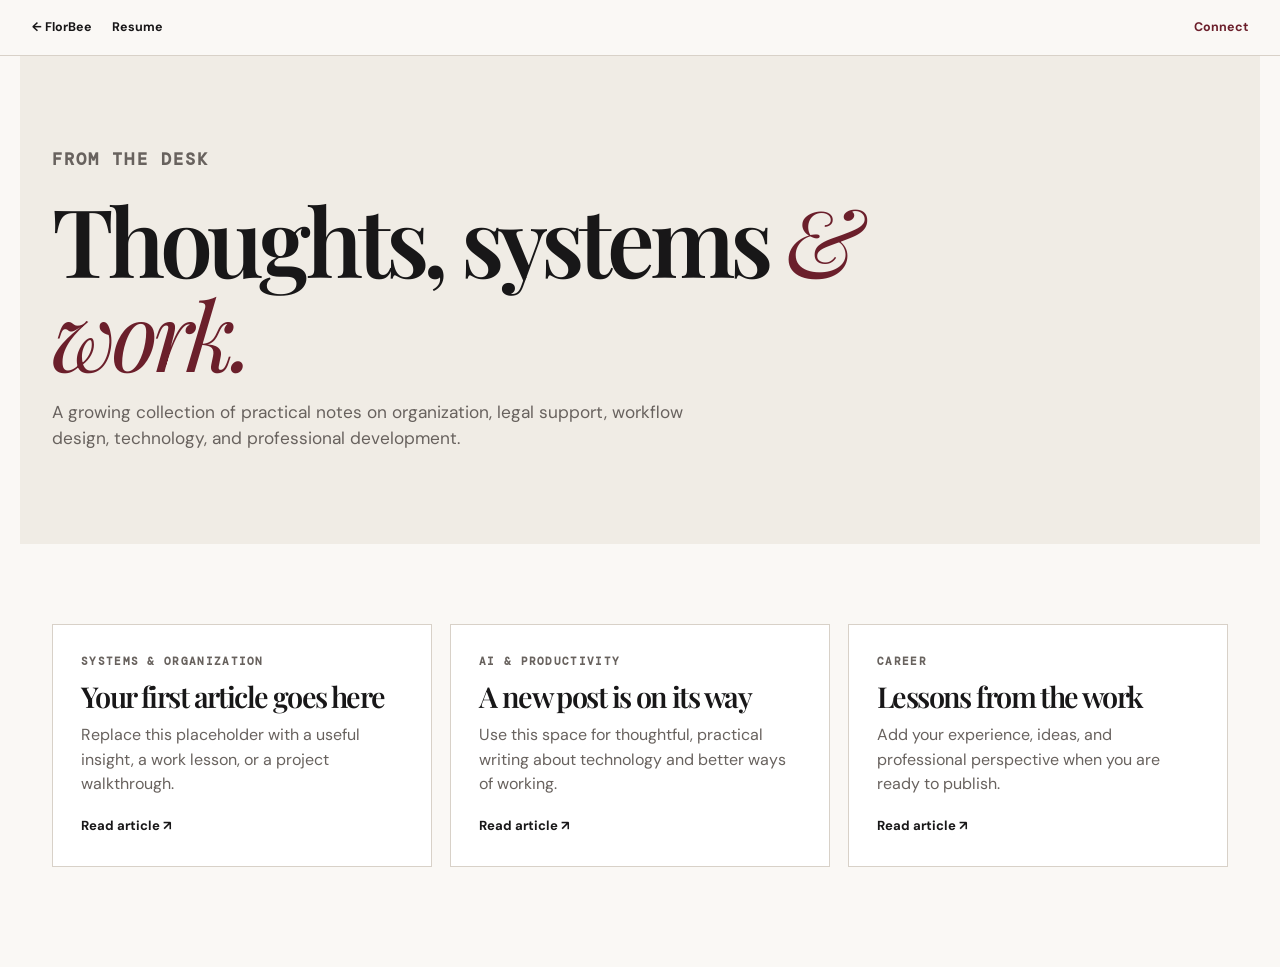
<file: blog.html>
<!doctype html>
<html lang="en"><head><meta charset="utf-8"><meta name="viewport" content="width=device-width, initial-scale=1"><meta name="description" content="FlorBee articles on organized work, systems, and professional growth."><title>Blog | FlorBee</title><link rel="preconnect" href="https://fonts.googleapis.com"><link rel="preconnect" href="https://fonts.gstatic.com" crossorigin><link href="https://fonts.googleapis.com/css2?family=DM+Mono&family=DM+Sans:wght@400;500;600;700&family=Playfair+Display:wght@600;700&display=swap" rel="stylesheet"><link rel="stylesheet" href="style.css"><link rel="stylesheet" href="updates.css"></head>
<body><nav class="page-nav" aria-label="Primary"><a href="index.html">← FlorBee</a><a href="resume.html">Resume</a><a href="index.html#connect">Connect</a></nav><main><section class="page-hero section-shell"><p class="eyebrow">From the desk</p><h1>Thoughts, systems <em>& work.</em></h1><p>A growing collection of practical notes on organization, legal support, workflow design, technology, and professional development.</p></section><section class="page-content section-shell"><div class="article-grid"><article class="article-card"><p class="eyebrow">Systems & organization</p><h2>Your first article goes here</h2><p>Replace this placeholder with a useful insight, a work lesson, or a project walkthrough.</p><a class="text-link" href="#">Read article ↗</a></article><article class="article-card"><p class="eyebrow">AI & productivity</p><h2>A new post is on its way</h2><p>Use this space for thoughtful, practical writing about technology and better ways of working.</p><a class="text-link" href="#">Read article ↗</a></article><article class="article-card"><p class="eyebrow">Career</p><h2>Lessons from the work</h2><p>Add your experience, ideas, and professional perspective when you are ready to publish.</p><a class="text-link" href="#">Read article ↗</a></article></div></section></main></body></html>
</file>
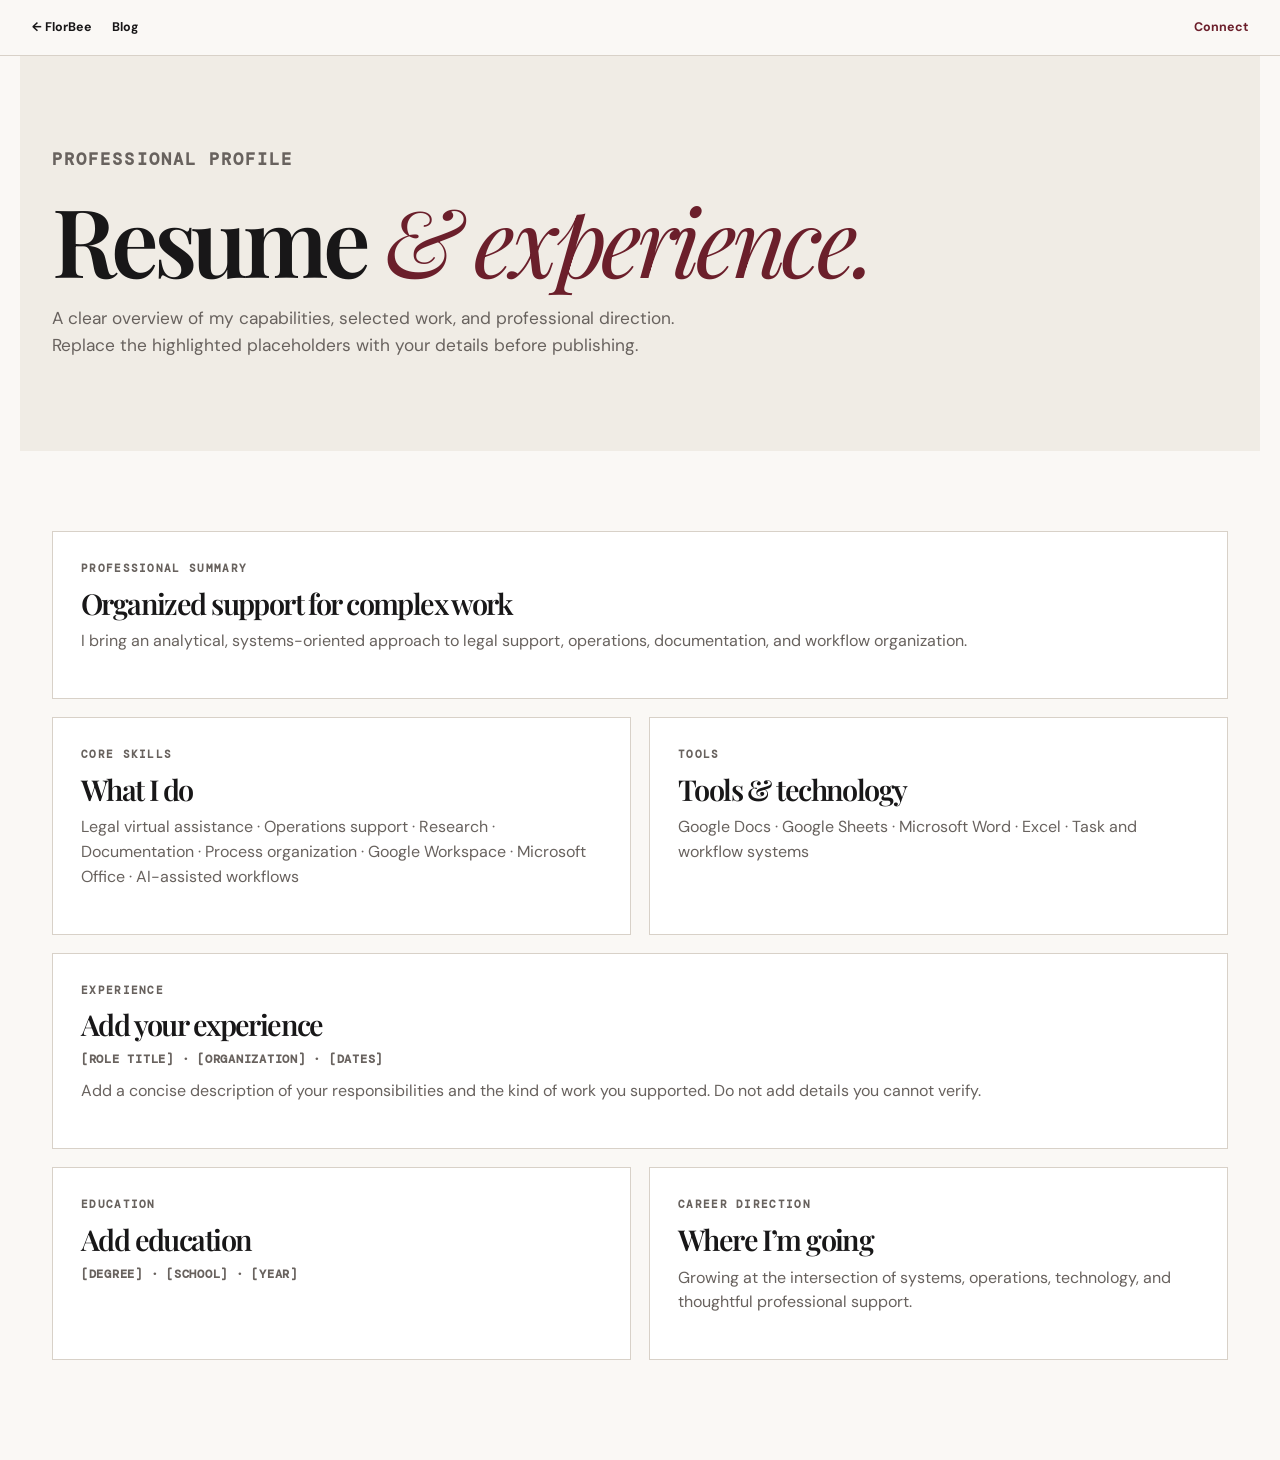
<file: resume.html>
<!doctype html>
<html lang="en"><head><meta charset="utf-8"><meta name="viewport" content="width=device-width, initial-scale=1"><meta name="description" content="Professional resume for FlorBee."><title>Resume | FlorBee</title><link rel="preconnect" href="https://fonts.googleapis.com"><link rel="preconnect" href="https://fonts.gstatic.com" crossorigin><link href="https://fonts.googleapis.com/css2?family=DM+Mono&family=DM+Sans:wght@400;500;600;700&family=Playfair+Display:wght@600;700&display=swap" rel="stylesheet"><link rel="stylesheet" href="style.css"><link rel="stylesheet" href="updates.css"></head>
<body><nav class="page-nav" aria-label="Primary"><a href="index.html">← FlorBee</a><a href="blog.html">Blog</a><a href="index.html#connect">Connect</a></nav><main><section class="page-hero section-shell"><p class="eyebrow">Professional profile</p><h1>Resume <em>& experience.</em></h1><p>A clear overview of my capabilities, selected work, and professional direction. Replace the highlighted placeholders with your details before publishing.</p></section><section class="page-content section-shell"><div class="resume-grid"><article class="resume-panel full"><p class="eyebrow">Professional summary</p><h2>Organized support for complex work</h2><p>I bring an analytical, systems-oriented approach to legal support, operations, documentation, and workflow organization.</p></article><article class="resume-panel"><p class="eyebrow">Core skills</p><h2>What I do</h2><p>Legal virtual assistance · Operations support · Research · Documentation · Process organization · Google Workspace · Microsoft Office · AI-assisted workflows</p></article><article class="resume-panel"><p class="eyebrow">Tools</p><h2>Tools & technology</h2><p>Google Docs · Google Sheets · Microsoft Word · Excel · Task and workflow systems</p></article><article class="resume-panel full"><p class="eyebrow">Experience</p><h2>Add your experience</h2><p class="resume-placeholder">[Role title] · [Organization] · [Dates]</p><p>Add a concise description of your responsibilities and the kind of work you supported. Do not add details you cannot verify.</p></article><article class="resume-panel"><p class="eyebrow">Education</p><h2>Add education</h2><p class="resume-placeholder">[Degree] · [School] · [Year]</p></article><article class="resume-panel"><p class="eyebrow">Career direction</p><h2>Where I’m going</h2><p>Growing at the intersection of systems, operations, technology, and thoughtful professional support.</p></article></div></section></main></body></html>
</file>
<file: style.css>
:root{--ink:#181718;--paper:#faf8f5;--cream:#f0ece5;--maroon:#6b1f2b;--gold:#b88945;--line:#d8d1c8;--muted:#68625e}*{box-sizing:border-box}html{scroll-behavior:smooth}body{margin:0;background:var(--paper);color:var(--ink);font-family:'DM Sans',sans-serif;line-height:1.55}.section-shell{max-width:1240px;margin:auto;padding-left:32px;padding-right:32px}.skip-link{position:absolute;left:-999px}.skip-link:focus{left:1rem;top:1rem;z-index:10;background:#fff;padding:.6rem}.site-header{height:86px;max-width:1240px;margin:auto;padding:0 32px;display:flex;align-items:center;justify-content:space-between;border-bottom:1px solid var(--line)}.brand{display:flex;align-items:center;gap:.55rem;color:var(--ink);text-decoration:none}.logo-crop{height:32px;width:34px;display:block;overflow:hidden;border-radius:50%;background:#fff;position:relative}.logo-crop img{width:128px;height:128px;object-fit:cover;object-position:center 70%;position:absolute;left:50%;top:50%;transform:translate(-50%,-50%)}.brand-word{font-family:'Playfair Display',serif;font-size:1.28rem;font-weight:700;letter-spacing:-.06em}.nav{display:flex;align-items:center;gap:1.55rem}.nav a{color:var(--ink);font-size:.82rem;font-weight:600;text-decoration:none}.nav a:hover,.text-link:hover{color:var(--maroon)}.nav-cta{padding:.65rem .95rem!important;background:var(--maroon);color:#fff!important}.menu-button{display:none;background:none;border:0}.hero{padding-top:85px;padding-bottom:30px}.eyebrow,.project-type{font-family:'DM Mono',monospace;font-size:.68rem;font-weight:700;letter-spacing:.12em;text-transform:uppercase;color:var(--maroon)}h1,h2,h3,p{margin-top:0}h1,h2{font-family:'Playfair Display',serif;letter-spacing:-.055em;line-height:.99;font-weight:600}h1{font-size:clamp(3.3rem,7.4vw,7.3rem);max-width:850px;margin:20px 0 28px}h2{font-size:clamp(2.5rem,5vw,4.9rem)}em{font-weight:400;color:var(--maroon)}.hero-grid{display:grid;grid-template-columns:1fr 245px;gap:32px;align-items:end}.hero-copy{max-width:570px;font-size:1.15rem;color:#403c3b}.actions{display:flex;align-items:center;gap:24px;margin-top:34px}.button{display:inline-flex;align-items:center;gap:28px;padding:15px 18px;color:#fff;text-decoration:none;font-size:.84rem;font-weight:700}.button span{font-size:1.15rem}.button-dark{background:var(--ink)}.button-maroon{background:var(--maroon)}.text-link{font-size:.82rem;color:var(--ink);font-weight:700;text-decoration:none}.text-link span{margin-left:5px}.hero-note{border-left:1px solid var(--maroon);padding:8px 0 8px 19px;position:relative}.hero-note p{font-family:'Playfair Display',serif;font-size:1.2rem;line-height:1.26;margin:18px 0}.note-number{font: .7rem 'DM Mono',monospace;color:var(--maroon)}.gold-dot{width:10px;height:10px;border-radius:50%;background:var(--gold);display:block}.hero-line{height:1px;background:var(--line);margin-top:70px}.hero-meta{font: .66rem 'DM Mono',monospace;text-transform:uppercase;letter-spacing:.08em;display:flex;justify-content:space-between;padding:17px 0;color:var(--muted)}.intro{padding-top:120px;padding-bottom:120px}.intro-grid{display:grid;grid-template-columns:1.1fr .75fr;gap:12%;align-items:start}.intro-grid h2{margin:0}.intro-grid p{font-size:1.06rem}.intro-grid .muted{color:var(--muted)}.services{padding-bottom:125px}.section-heading{max-width:790px}.section-heading h2{margin:14px 0 48px}.service-grid{display:grid;grid-template-columns:repeat(4,1fr);border-top:1px solid var(--line)}.service-grid article{padding:24px 22px 8px;border-right:1px solid var(--line)}.service-grid article:first-child{padding-left:0}.service-grid article:last-child{border:0}.service-grid span,.steps b{font:.7rem 'DM Mono',monospace;color:var(--maroon)}.service-grid h3{font-family:'Playfair Display',serif;font-size:1.32rem;line-height:1.1;margin:45px 0 13px}.service-grid p{font-size:.88rem;color:var(--muted)}.work{padding-top:110px;padding-bottom:120px;background:var(--cream)}.work-heading{max-width:none;display:flex;justify-content:space-between;gap:40px;align-items:end}.work-heading h2{margin-bottom:0}.work-heading>p{max-width:320px;font-size:.92rem;color:var(--muted)}.filters{display:flex;gap:12px;margin:46px 0 25px;flex-wrap:wrap}.filter{font:700 .7rem 'DM Mono',monospace;letter-spacing:.04em;text-transform:uppercase;border:1px solid #c8c0b6;background:transparent;padding:10px 12px;cursor:pointer}.filter.active,.filter:hover{background:var(--ink);color:#fff;border-color:var(--ink)}.project-grid{display:grid;grid-template-columns:repeat(2,1fr);gap:18px}.project-card{background:var(--paper);min-width:0}.project-image{height:250px;position:relative;overflow:hidden;background:#d8d0c5}.project-image>img{width:100%;height:100%;object-fit:cover}.project-index{position:absolute;top:16px;right:17px;font:.68rem 'DM Mono',monospace;color:var(--maroon)}.project-art{height:100%;display:grid;place-items:center;background:linear-gradient(135deg,#ebe5dd,#d6c9ba);position:relative}.project-art span{font:clamp(2rem,4vw,4rem) 'Playfair Display',serif;letter-spacing:-.08em;color:#242121}.project-art span span{color:var(--maroon)}.project-art i{position:absolute;width:66%;height:1px;background:var(--maroon);transform:rotate(-25deg);opacity:.65}.project-info{padding:22px 24px}.project-info h3{font:1.62rem 'Playfair Display',serif;margin:9px 0 10px;letter-spacing:-.04em}.project-info>p:not(.project-type){color:var(--muted);font-size:.9rem;min-height:44px}.project-bottom{border-top:1px solid var(--line);padding-top:13px;margin-top:20px;display:flex;justify-content:space-between;gap:10px;font:.67rem 'DM Mono',monospace;text-transform:uppercase}.project-bottom a{color:var(--maroon);font-weight:700;text-decoration:none;white-space:nowrap}.coming-soon{color:var(--muted)}.process{background:var(--ink);color:#fff;padding:110px 0}.process .eyebrow{color:#d5969f}.steps{display:grid;grid-template-columns:repeat(3,1fr);margin-top:50px}.steps article{border-top:1px solid #6d6767;padding:20px 30px 0}.steps article:first-child{padding-left:0}.steps h3{font:2.4rem 'Playfair Display',serif;margin:42px 0 8px}.steps p{max-width:230px;color:#c8c2bd;font-size:.9rem}.connect{padding-top:120px;padding-bottom:125px}.connect h2{max-width:970px;margin:15px 0 25px}.connect-copy{font-size:1.08rem;color:var(--muted)}footer{max-width:1240px;margin:auto;border-top:1px solid var(--line);padding:25px 32px;display:flex;align-items:center;justify-content:space-between;gap:20px;font-size:.73rem;color:var(--muted)}footer p{margin:0}.footer-brand{color:var(--ink)}.sr-only{position:absolute;width:1px;height:1px;overflow:hidden;clip:rect(0,0,0,0)}a:focus-visible,button:focus-visible{outline:3px solid var(--gold);outline-offset:3px}@media(max-width:700px){.section-shell,.site-header{padding-left:20px;padding-right:20px}.site-header{height:74px;position:relative}.menu-button{display:flex;width:38px;height:38px;flex-direction:column;justify-content:center;gap:5px;align-items:center}.menu-button span:not(.sr-only){height:1px;width:22px;background:var(--ink)}.nav{display:none;position:absolute;top:73px;left:0;right:0;background:var(--paper);padding:20px;z-index:5;border-bottom:1px solid var(--line);flex-direction:column;align-items:stretch;gap:20px}.nav.open{display:flex}.nav-cta{text-align:center}.hero{padding-top:60px}.hero-grid,.intro-grid{grid-template-columns:1fr}.hero-note{max-width:330px}.hero-meta{gap:18px;flex-direction:column}.intro{padding-top:75px;padding-bottom:75px}.services{padding-bottom:75px}.service-grid{grid-template-columns:1fr 1fr}.service-grid article{padding:20px 13px!important;border-bottom:1px solid var(--line)}.service-grid article:nth-child(2){border-right:0}.work{padding-top:75px;padding-bottom:75px}.work-heading{display:block}.work-heading>p{margin-top:20px}.project-grid{grid-template-columns:1fr}.project-image{height:220px}.process,.connect{padding-top:75px;padding-bottom:75px}.steps{grid-template-columns:1fr}.steps article{padding:20px 0;border-top:1px solid #6d6767}.steps h3{margin:18px 0 8px}footer{padding:25px 20px;align-items:flex-start;flex-direction:column;gap:9px}}
</file>
<file: updates.css>
/* Visibility and mobile improvements */
.logo-fallback{background:var(--maroon)!important;border:2px solid var(--gold);display:grid!important;place-items:center;overflow:visible!important}.logo-fallback::after{content:'♚';font-size:1.25rem;line-height:1;color:#fff;transform:rotate(180deg)}.logo-fallback img{z-index:1;border-radius:50%}.about-links{display:flex;gap:22px;align-items:center;margin-top:26px}.button-outline{background:transparent;color:var(--maroon);border:1px solid var(--maroon)}.process .steps b{color:#fff!important;font-size:1.1rem;font-weight:700}.process .steps article{min-height:176px}.process .steps h3{font-size:2.8rem}.connect .eyebrow{font-size:1rem;letter-spacing:.14em;font-weight:700}.connect h2{font-size:clamp(3rem,5.6vw,5.5rem)}.page-hero{padding-top:90px;padding-bottom:75px;background:var(--cream)}.page-hero h1{margin-bottom:18px}.page-hero p{max-width:650px;font-size:1.08rem;color:var(--muted)}.page-content{padding-top:80px;padding-bottom:100px}.article-grid{display:grid;grid-template-columns:repeat(3,1fr);gap:18px}.article-card,.resume-panel{background:#fff;border:1px solid var(--line);padding:28px}.article-card h2,.resume-panel h2{font-size:1.8rem;margin:12px 0}.article-card p,.resume-panel p{color:var(--muted)}.resume-grid{display:grid;grid-template-columns:1fr 1fr;gap:18px}.resume-panel.full{grid-column:1/-1}.resume-placeholder{font:700 .78rem 'DM Mono',monospace;color:var(--maroon);letter-spacing:.06em;text-transform:uppercase}.page-nav{padding:18px 32px;border-bottom:1px solid var(--line);display:flex;gap:20px;align-items:center}.page-nav a{font-size:.78rem;font-weight:700;color:var(--ink);text-decoration:none}.page-nav a:last-child{margin-left:auto;color:var(--maroon)}
@media(max-width:700px){.about-links{align-items:flex-start;flex-direction:column;gap:15px}.actions{align-items:flex-start;flex-wrap:wrap;gap:14px}.connect .eyebrow{font-size:.9rem}.connect h2{font-size:clamp(2.7rem,12vw,4rem)}.process .steps article{min-height:0;padding:25px 0}.process .steps b{font-size:1.2rem}.article-grid,.resume-grid{grid-template-columns:1fr}.resume-panel.full{grid-column:auto}.page-hero{padding-top:60px;padding-bottom:52px}.page-content{padding-top:55px;padding-bottom:70px}.page-nav{padding:16px 20px;gap:14px;flex-wrap:wrap}.page-nav a:last-child{margin-left:0}.logo-crop{width:36px;height:36px}}
</file>
